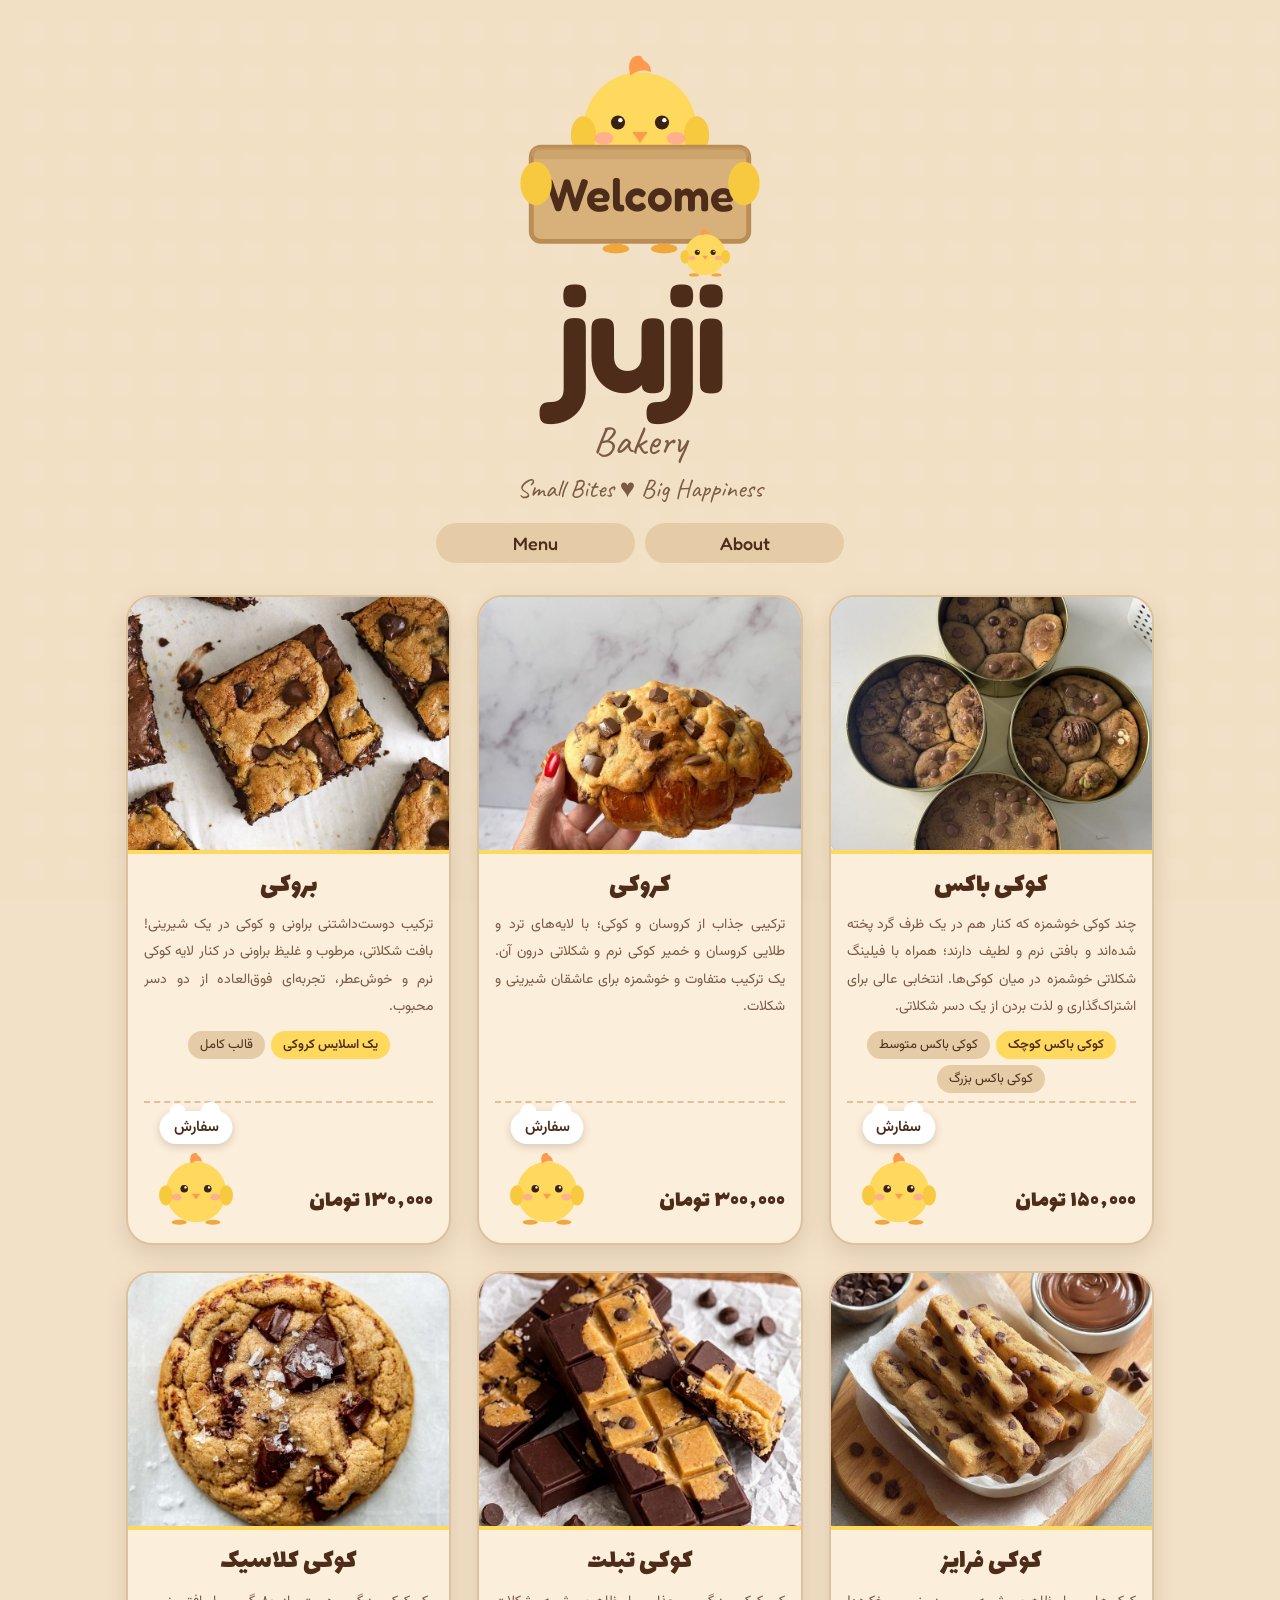
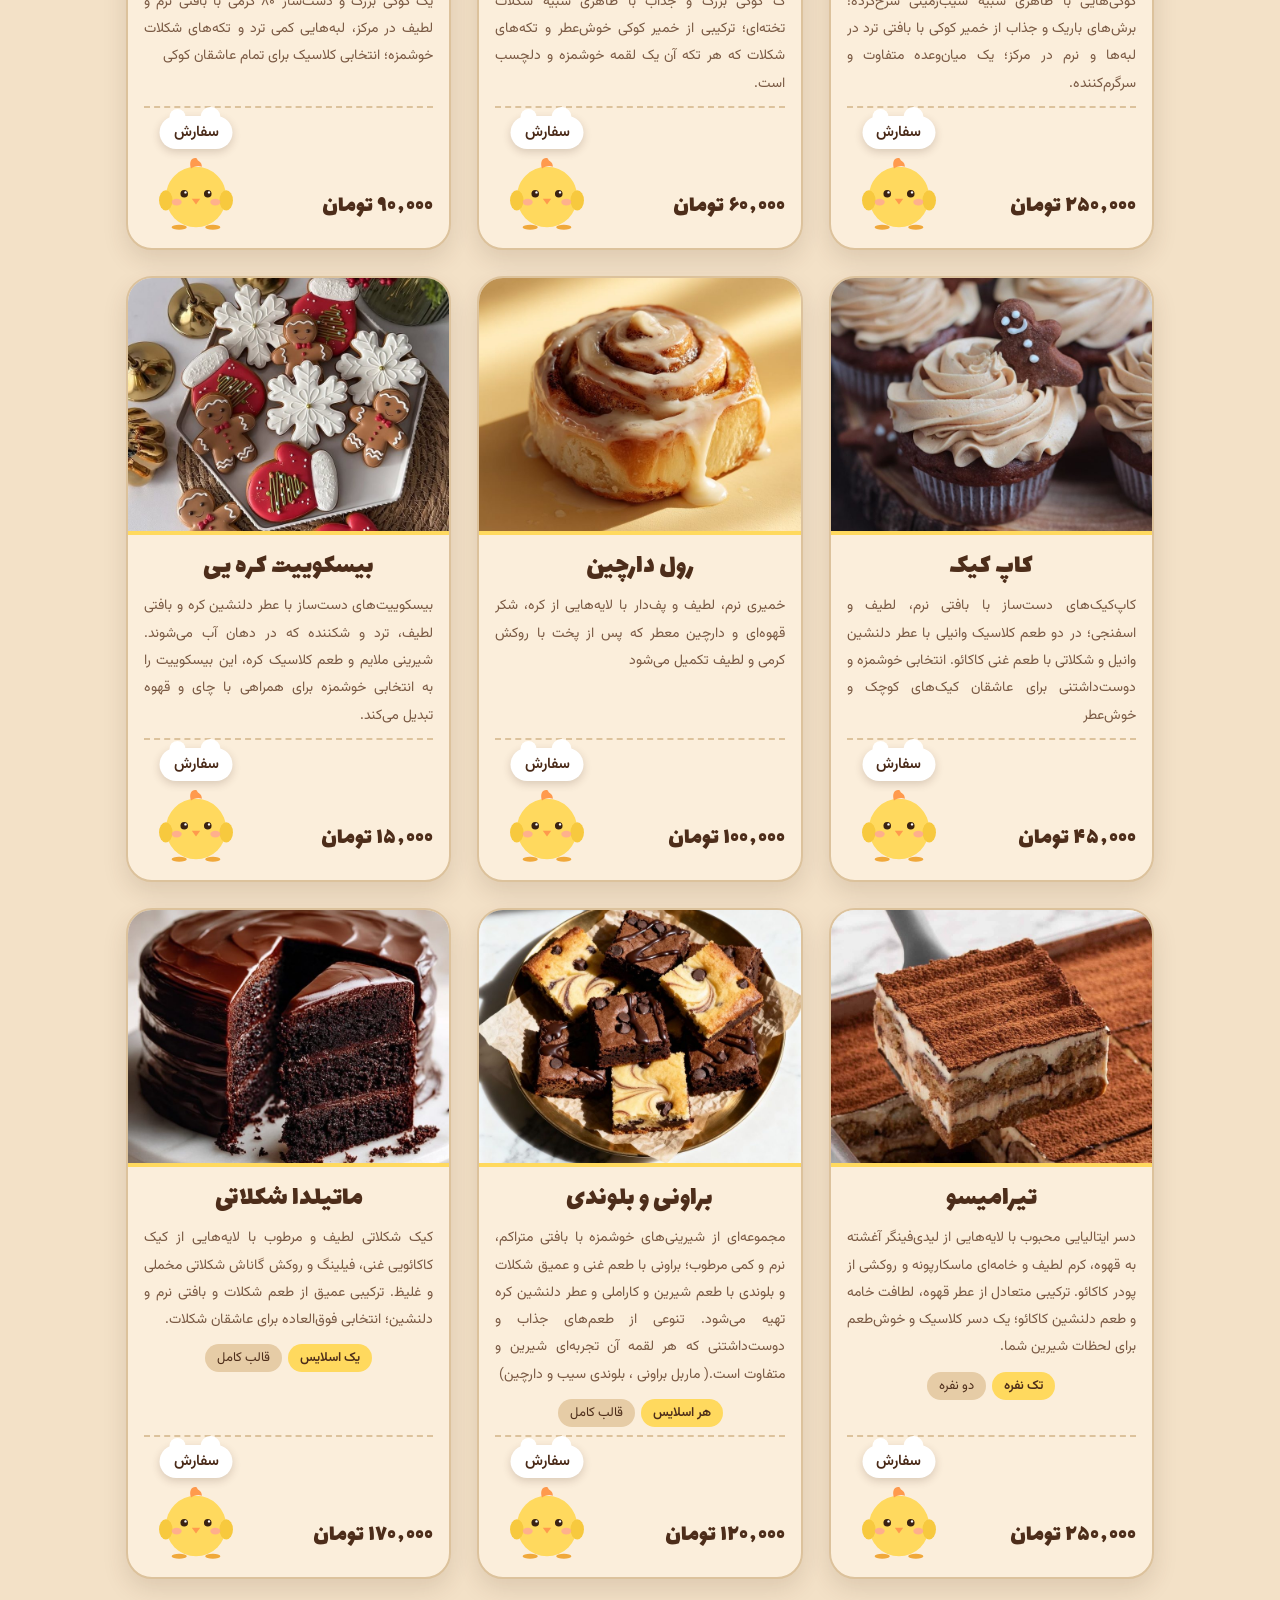
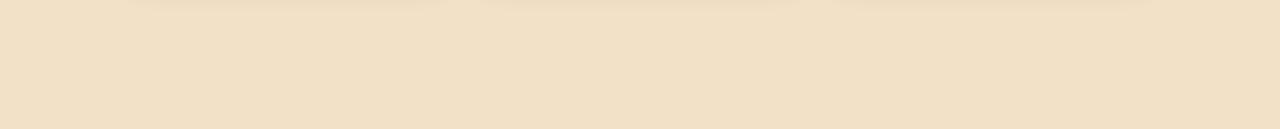
<file: index.html>
<!DOCTYPE html>
<html lang="en">

<head>
    <meta charset="utf-8">
    <meta name="viewport" content="width=device-width, initial-scale=1, viewport-fit=cover">
    <link rel="icon"
        href="data:image/svg+xml,<svg xmlns=%27http://www.w3.org/2000/svg%27 viewBox=%270 0 100 100%27><text y=%2790%27 font-size=%2790%27>🐥</text></svg>">
    <title>Juji Bakery – Small Bites, Big Happiness</title>
    <link rel="stylesheet"
        href="https://fonts.googleapis.com/css2?family=Fredoka:wght@400;500;600&family=Caveat:wght@500;600&family=Vazirmatn:wght@400;500;700&family=Lalezar&display=swap">
    <link rel="stylesheet" href="style.css">
</head>

<body>
    <svg width="0" height="0" style="position:absolute" aria-hidden="true">
        <defs>
            <symbol id="chick" viewBox="0 0 100 100">
                <ellipse cx="30" cy="92" rx="9" ry="3" fill="#f0a83a" />
                <ellipse cx="70" cy="92" rx="9" ry="3" fill="#f0a83a" />
                <circle cx="50" cy="56" r="36" fill="#ffd95e" />
                <path d="M44 22c-3-9 2-14 7-12 1 4 6 3 6 10-4-2-9-1-13 2z" fill="#ff9a4d" />
                <ellipse cx="14" cy="60" rx="8" ry="12" fill="#f7c93e" />
                <ellipse cx="86" cy="60" rx="8" ry="12" fill="#f7c93e" />
                <circle cx="36" cy="52" r="4.5" fill="#3a2212" />
                <circle cx="64" cy="52" r="4.5" fill="#3a2212" />
                <circle cx="37.5" cy="50.5" r="1.4" fill="#fff" />
                <circle cx="65.5" cy="50.5" r="1.4" fill="#fff" />
                <ellipse cx="27" cy="62" rx="6" ry="4" fill="#ff9fa0" opacity=".7" />
                <ellipse cx="73" cy="62" rx="6" ry="4" fill="#ff9fa0" opacity=".7" />
                <path d="M45 58h10l-5 7z" fill="#ff9a4d" />
            </symbol>
        </defs>
    </svg>

    <header>
        <div class="welcome" aria-hidden="true"><svg viewBox="0 0 240 190">
                <use href="#chick" x="55" y="4" width="130" height="130" />
                <ellipse cx="100" cy="176" rx="11" ry="4" fill="#f0a83a" />
                <ellipse cx="140" cy="176" rx="11" ry="4" fill="#f0a83a" />
                <g class="sg">
                    <rect x="30" y="92" width="180" height="78" rx="8" fill="#d8b07a" stroke="#b98d55"
                        stroke-width="4" />
                    <rect x="30" y="92" width="180" height="10" rx="5" fill="#c99d64" opacity=".6" /><text x="120"
                        y="145" text-anchor="middle" font-family="Fredoka,Trebuchet MS,sans-serif" font-size="38"
                        font-weight="600" fill="#4d2d1a">Welcome</text>
                    <ellipse class="wl" cx="34" cy="122" rx="13" ry="18" fill="#f7c93e" />
                    <ellipse class="wr" cx="206" cy="122" rx="13" ry="18" fill="#f7c93e" />
                </g>
            </svg></div>
        <h1 class="logo">juji<svg class="top" viewBox="0 0 100 100">
                <use href="#chick" />
            </svg></h1>
        <p class="sub">Bakery</p>
        <p class="tag">Small Bites ♥ Big Happiness</p>
        <nav aria-label="Main"><a href="#menu">Menu</a><a href="/about.html">About</a></nav>
    </header>

    <main>
        <div id="menu">
            <div class="grid" id="grid"></div>
        </div>

    </main>

    <div class="walk" aria-hidden="true">
        <div class="walker"><svg viewBox="0 0 100 100">
                <use href="#chick" />
            </svg></div>
        <div class="walker b"><svg viewBox="0 0 100 100">
                <use href="#chick" />
            </svg></div>
        <div class="walker c"><svg viewBox="0 0 100 100">
                <use href="#chick" />
            </svg></div>
    </div>

    <div class="overlay" id="ov" role="dialog" aria-modal="true" aria-labelledby="mt">
        <div class="modal" dir="rtl" lang="fa">
            <svg class="m" viewBox="0 0 100 100">
                <use href="#chick" />
            </svg>
            <button class="x" id="x" aria-label="Close">×</button>
            <h2 id="mt"></h2>
            <p id="mp"></p>
            <button class="close" id="ok">باشه</button>
            <a class="insta" id="ig" href="https://www.instagram.com/juji_pastry/">
                Instagram
            </a>
        </div>
    </div>

    <script src="script.js"></script>
</body>

</html>
</file>
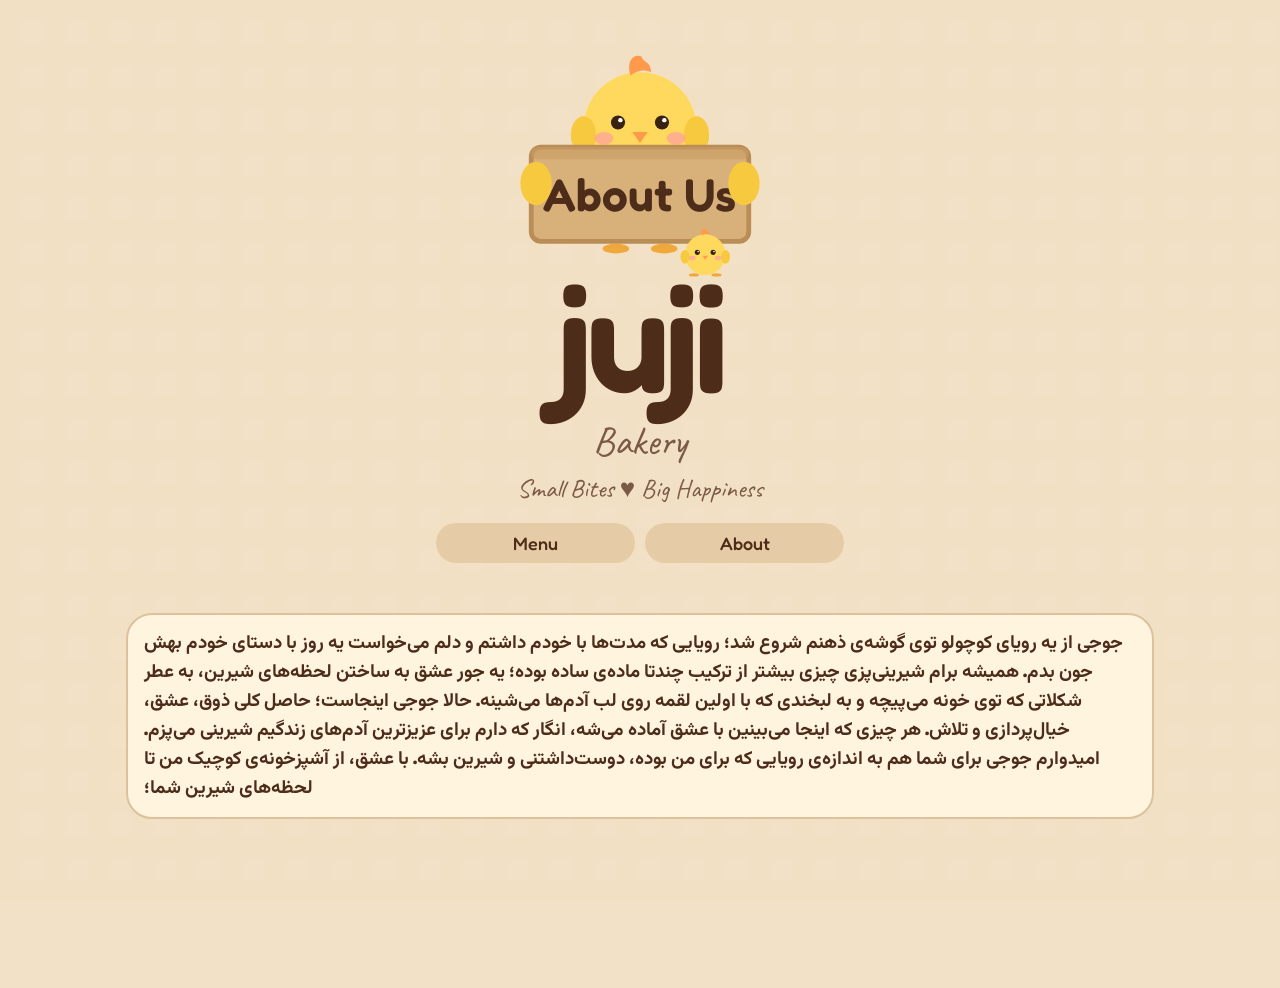
<file: about.html>
<!DOCTYPE html>
<html lang="en">

<head>
    <meta charset="utf-8">
    <meta name="viewport" content="width=device-width, initial-scale=1, viewport-fit=cover">
    <link rel="icon"
        href="data:image/svg+xml,<svg xmlns=%27http://www.w3.org/2000/svg%27 viewBox=%270 0 100 100%27><text y=%2790%27 font-size=%2790%27>🐥</text></svg>">
    <title>Juji Bakery – Small Bites, Big Happiness</title>
    <link rel="stylesheet"
        href="https://fonts.googleapis.com/css2?family=Fredoka:wght@400;500;600&family=Caveat:wght@500;600&family=Vazirmatn:wght@400;500;700&family=Lalezar&display=swap">
    <link rel="stylesheet" href="style.css">
</head>

<body>
    <svg width="0" height="0" style="position:absolute" aria-hidden="true">
        <defs>
            <symbol id="chick" viewBox="0 0 100 100">
                <ellipse cx="30" cy="92" rx="9" ry="3" fill="#f0a83a" />
                <ellipse cx="70" cy="92" rx="9" ry="3" fill="#f0a83a" />
                <circle cx="50" cy="56" r="36" fill="#ffd95e" />
                <path d="M44 22c-3-9 2-14 7-12 1 4 6 3 6 10-4-2-9-1-13 2z" fill="#ff9a4d" />
                <ellipse cx="14" cy="60" rx="8" ry="12" fill="#f7c93e" />
                <ellipse cx="86" cy="60" rx="8" ry="12" fill="#f7c93e" />
                <circle cx="36" cy="52" r="4.5" fill="#3a2212" />
                <circle cx="64" cy="52" r="4.5" fill="#3a2212" />
                <circle cx="37.5" cy="50.5" r="1.4" fill="#fff" />
                <circle cx="65.5" cy="50.5" r="1.4" fill="#fff" />
                <ellipse cx="27" cy="62" rx="6" ry="4" fill="#ff9fa0" opacity=".7" />
                <ellipse cx="73" cy="62" rx="6" ry="4" fill="#ff9fa0" opacity=".7" />
                <path d="M45 58h10l-5 7z" fill="#ff9a4d" />
            </symbol>
        </defs>
    </svg>

    <header>
        <div class="welcome" aria-hidden="true"><svg viewBox="0 0 240 190">
                <use href="#chick" x="55" y="4" width="130" height="130" />
                <ellipse cx="100" cy="176" rx="11" ry="4" fill="#f0a83a" />
                <ellipse cx="140" cy="176" rx="11" ry="4" fill="#f0a83a" />
                <g class="sg">
                    <rect x="30" y="92" width="180" height="78" rx="8" fill="#d8b07a" stroke="#b98d55"
                        stroke-width="4" />
                    <rect x="30" y="92" width="180" height="10" rx="5" fill="#c99d64" opacity=".6" /><text x="120"
                        y="145" text-anchor="middle" font-family="Fredoka,Trebuchet MS,sans-serif" font-size="38"
                        font-weight="600" fill="#4d2d1a">About Us</text>
                    <ellipse class="wl" cx="34" cy="122" rx="13" ry="18" fill="#f7c93e" />
                    <ellipse class="wr" cx="206" cy="122" rx="13" ry="18" fill="#f7c93e" />
                </g>
            </svg></div>
        <h1 class="logo">juji<svg class="top" viewBox="0 0 100 100">
                <use href="#chick" />
            </svg></h1>
        <p class="sub">Bakery</p>
        <p class="tag">Small Bites ♥ Big Happiness</p>
        <nav aria-label="Main"><a href="/index.html">Menu</a><a href="#about">About</a>
        </nav>
    </header>
    <main>
        <h3 class="card-body about">جوجی از یه رویای کوچولو توی گوشه‌ی ذهنم شروع شد؛ رویایی که مدت‌ها با خودم داشتم و دلم می‌خواست یه روز با
            دستای خودم بهش جون بدم.
            همیشه برام شیرینی‌پزی چیزی بیشتر از ترکیب چندتا ماده‌ی ساده بوده؛ یه جور عشق به ساختن لحظه‌های شیرین، به عطر
            شکلاتی که توی خونه می‌پیچه و به لبخندی که با اولین لقمه روی لب آدم‌ها می‌شینه.
            حالا جوجی اینجاست؛ حاصل کلی ذوق، عشق، خیال‌پردازی و تلاش. هر چیزی که اینجا می‌بینین با عشق آماده می‌شه،
            انگار که دارم برای عزیزترین آدم‌های زندگیم شیرینی می‌پزم.
            امیدوارم جوجی برای شما هم به اندازه‌ی رویایی که برای من بوده، دوست‌داشتنی و شیرین بشه.
            با عشق، از آشپزخونه‌ی کوچیک من تا لحظه‌های شیرین شما؛
        </h3>
    </main>
    <script src="script.js"></script>
</body>

</html>
</file>
<file: style.css>
:root {
    color-scheme: light;
    --bg: #f3e1c7;
    --bg2: #ebd3b1;
    --ink: #4d2d1a;
    --soft: #7a5a44;
    --chip: #e6cca6;
    --card: #fbeedb;
    --chick: #ffd95e;
    --line: #dcc29c;
    box-sizing: border-box;
    padding-top: env(safe-area-inset-top, 0px);
    padding-bottom: env(safe-area-inset-bottom, 0px)
}

html {
    scroll-padding-top: env(safe-area-inset-top, 0px)
}

* {
    box-sizing: border-box
}

body {
    margin: 0;
    background: var(--bg);
    color: var(--ink);
    font-family: "Fredoka", "Vazirmatn", "Trebuchet MS", sans-serif;
    background-image: linear-gradient(90deg, var(--bg2) 50%, transparent 50%), linear-gradient(var(--bg2) 50%, transparent 50%);
    background-size: 44px 44px;
    background-attachment: fixed;
    overflow-x: hidden
}

body::before {
    content: "";
    position: fixed;
    inset: 0;
    background: var(--bg);
    opacity: .9;
    z-index: -1
}

header {
    text-align: center;
    padding: 36px 16px 8px
}

.logo {
    position: relative;
    display: inline-block;
    font-size: clamp(76px, 18vw, 150px);
    font-weight: 600;
    line-height: 1;
    letter-spacing: -.04em;
    margin: 0
}

.logo .top {
    position: absolute;
    right: -6%;
    top: -26%;
    width: 34%;
    animation: bob 2.4s ease-in-out infinite
}

.welcome {
    width: clamp(190px, 46vw, 290px);
    margin: 0 auto -4px;
    animation: whop 1.6s ease-in-out infinite
}

.welcome svg {
    width: 100%;
    display: block;
    overflow: visible
}

.sg {
    transform-box: fill-box;
    transform-origin: 50% 0;
    animation: tilt 2.4s ease-in-out infinite
}

.wl,
.wr {
    transform-box: fill-box;
    transform-origin: 50% 50%
}

.wl {
    animation: flapl .8s ease-in-out infinite
}

.wr {
    animation: flapr .8s ease-in-out infinite
}

@keyframes whop {
    50% {
        transform: translateY(-9px)
    }
}

@keyframes tilt {

    0%,
    100% {
        transform: rotate(-3deg)
    }

    50% {
        transform: rotate(3deg)
    }
}

@keyframes flapl {
    50% {
        transform: translateY(-6px) rotate(-12deg)
    }
}

@keyframes flapr {
    50% {
        transform: translateY(-6px) rotate(12deg)
    }
}

.sub {
    font-family: "Caveat", "Comic Sans MS", cursive;
    font-size: clamp(26px, 6vw, 40px);
    margin: 4px 0 0;
    color: var(--soft)
}

.tag {
    font-family: "Caveat", cursive;
    font-size: clamp(20px, 4vw, 26px);
    color: var(--soft);
    margin: 6px 0 0
}

html {
    scroll-behavior: smooth
}

nav {
    display: flex;
    gap: 10px;
    max-width: 440px;
    margin: 18px auto 0;
    padding: 0 16px
}

nav a {
    flex: 1;
    text-align: center;
    padding: 9px 0;
    background: var(--chip);
    color: var(--ink);
    text-decoration: none;
    border-radius: 30px;
    font-weight: 500;
    font-size: 18px;
    transition: background .2s, transform .2s
}

nav a:hover {
    background: var(--chick);
    transform: translateY(-2px)
}

nav a:focus-visible {
    outline: 3px solid var(--ink);
    outline-offset: 2px
}

.info {
    text-align: center;
    max-width: 560px;
    margin: 56px auto 0
}

.info h2 {
    font-size: 30px;
    margin: 0 0 8px
}

.info p {
    font-family: "Caveat", cursive;
    font-size: 26px;
    color: var(--soft);
    margin: 0
}

main {
    max-width: 1060px;
    margin: 0 auto;
    padding: 24px 16px 150px
}

.grid {
    display: grid;
    grid-template-columns: repeat(2, minmax(0, 1fr));
    gap: 16px
}

.chickbtn {
    position: relative;
    background: none;
    border: 0;
    cursor: pointer;
    padding: 34px 10px 0;
    width: 104px;
    -webkit-tap-highlight-color: transparent;
    color: inherit;
    font: inherit
}

.chickbtn svg.c {
    width: 84px;
    height: 84px;
    display: block;
    margin: 0 auto;
    transition: transform .2s
}

.cloud {
    position: absolute;
    top: 0;
    left: 50%;
    transform: translateX(-50%);
    background: #fff;
    color: #4a2a18;
    font-weight: 600;
    font-size: 15px;
    padding: 5px 14px;
    border-radius: 30px;
    box-shadow: 0 3px 8px #4a2a1830;
    animation: float 2.2s ease-in-out infinite
}

.cloud::before,
.cloud::after {
    content: "";
    position: absolute;
    background: #fff;
    border-radius: 50%
}

.cloud::before {
    width: 16px;
    height: 16px;
    top: -7px;
    left: 10px
}

.cloud::after {
    width: 20px;
    height: 20px;
    top: -9px;
    right: 12px
}

.chickbtn:hover svg.c,
.chickbtn:focus-visible svg.c {
    transform: translateY(-6px) rotate(-6deg)
}

.chickbtn:hover .cloud {
    background: #fff3c4
}

.chickbtn:focus-visible {
    outline: 3px solid var(--ink);
    outline-offset: 2px;
    border-radius: 20px
}

.walk {
    position: fixed;
    bottom: calc(6px + env(safe-area-inset-bottom, 0px));
    left: 0;
    width: 100%;
    height: 64px;
    pointer-events: none;
    overflow: hidden;
    z-index: 5
}

.walker {
    position: absolute;
    bottom: 0;
    width: 52px;
    left: -70px;
    animation: walk 18s linear infinite
}

.walker svg {
    width: 52px;
    height: 52px;
    animation: hop .5s ease-in-out infinite
}

.walker.b {
    width: 40px;
    animation-duration: 24s;
    animation-delay: -9s
}

.walker.b svg {
    width: 40px;
    height: 40px;
    animation-duration: .4s
}

.walker.c {
    animation-duration: 30s;
    animation-delay: -20s;
    animation-direction: reverse
}

.walker.c svg {
    transform: scaleX(-1)
}

@keyframes walk {
    to {
        transform: translateX(calc(100vw + 140px))
    }
}

@keyframes hop {
    50% {
        transform: translateY(-9px)
    }
}

@keyframes bob {
    50% {
        transform: translateY(-6px) rotate(3deg)
    }
}

@keyframes float {
    50% {
        transform: translate(-50%, -4px)
    }
}

.walker.c svg {
    animation-name: hop2
}

@keyframes hop2 {

    0%,
    100% {
        transform: scaleX(-1)
    }

    50% {
        transform: scaleX(-1) translateY(-9px)
    }
}

.overlay {
    position: fixed;
    inset: 0;
    background: #7a553a73;
    display: none;
    align-items: center;
    justify-content: center;
    padding: 20px;
    z-index: 20
}

.overlay.open {
    display: flex
}

.modal {
    position: relative;
    background: var(--card);
    color: var(--ink);
    border-radius: 28px;
    padding: 56px 26px 26px;
    width: min(420px, 100%);
    max-height: 90vh;
    overflow: auto;
    text-align: center;
    box-shadow: 0 20px 50px #4a2a1840;
    animation: pop .28s cubic-bezier(.2, 1.4, .4, 1)
}

.modal svg.m {
    position: absolute;
    top: -38px;
    left: 50%;
    margin-left: -38px;
    width: 76px;
    height: 76px
}

.modal h2 {
    margin: 0 0 8px;
    font-size: 28px
}

.modal p {
    margin: 0 0 18px;
    font-size: 18px;
    line-height: 1.45;
    color: var(--soft)
}

.close {
    background: var(--ink);
    color: var(--bg);
    border: 0;
    border-radius: 30px;
    font: inherit;
    font-weight: 500;
    padding: 10px 28px;
    cursor: pointer;
    font-size: 17px
}

.insta {
    background: var(--ink);
    color: var(--bg);
    border: 0;
    border-radius: 30px;
    font: inherit;
    font-weight: 500;
    padding: 10px 28px;
    cursor: pointer;
    font-size: 17px;
    text-decoration: none;
    display: inline-block;
}

.x {
    position: absolute;
    top: 10px;
    right: 14px;
    background: none;
    border: 0;
    font-size: 28px;
    line-height: 1;
    color: var(--soft);
    cursor: pointer
}

@keyframes pop {
    from {
        transform: scale(.7);
        opacity: 0
    }
}

@media (max-width:600px) {
    main {
        padding: 16px 10px 140px
    }



    .chickbtn {
        width: 84px;
        padding-top: 30px
    }

    .chickbtn svg.c {
        width: 64px;
        height: 64px
    }

    .cloud {
        font-size: 13px;
        padding: 4px 11px
    }

}

@media (prefers-reduced-motion:reduce) {
    * {
        animation: none !important
    }
}

.opts {
    display: flex;
    flex-wrap: wrap;
    justify-content: center;
    gap: 6px;
    margin: 4px 0 8px
}

.opt {
    position: relative
}

.opt input {
    position: absolute;
    opacity: 0;
    inset: 0;
    cursor: pointer
}

.opt span {
    display: block;
    padding: 4px 12px;
    border-radius: 20px;
    background: var(--chip);
    font-size: 15px;
    cursor: pointer;
    transition: background .2s
}

.opt input:checked+span {
    background: var(--chick);
    font-weight: 600
}

.opt input:focus-visible+span {
    outline: 3px solid var(--ink);
    outline-offset: 2px
}

/* ---------- Product cards ---------- */
@media (min-width:900px) {
    .grid {
        grid-template-columns: repeat(3, minmax(0, 1fr));
        gap: 26px
    }
}

.card {
    direction: rtl;
    display: flex;
    flex-direction: column;
    background: var(--card);
    border: 2px solid var(--line);
    border-radius: 26px;
    overflow: hidden;
    box-shadow: 0 10px 24px #4a2a1822;
    transition: transform .25s, box-shadow .25s
}

.card:hover {
    transform: translateY(-4px);
    box-shadow: 0 16px 30px #4a2a1830
}

.card-pic {
    aspect-ratio: 5/4;
    overflow: hidden;
    border-bottom: 4px solid var(--chick)
}

.card-pic img {
    width: 100%;
    height: 100%;
    display: block;
    object-fit: cover;
    transition: transform .5s
}

.card:hover .card-pic img {
    transform: scale(1.06)
}

.card-body {
    display: flex;
    flex-direction: column;
    flex: 1;
    gap: 8px;
    padding: 14px 16px
}

.card-name {
    font-family: "Lalezar", "Vazirmatn", cursive;
    font-weight: 400;
    font-size: 28px;
    line-height: 1.3;
    margin: 0;
    text-align: center;
    color: var(--ink)
}

.card-desc {
    font-family: "Vazirmatn", sans-serif;
    font-size: 14px;
    line-height: 1.95;
    color: var(--soft);
    margin: 0;
    text-align: justify
}

.card .opts {
    margin: 2px 0 0
}

.card .opt span {
    font-family: "Vazirmatn", sans-serif;
    font-size: 13px;
    padding: 4px 12px
}

.card-foot {
    margin-top: auto;
    display: flex;
    align-items: flex-end;
    justify-content: space-between;
    gap: 8px;
    padding-top: 8px;
    border-top: 2px dashed var(--line)
}

.card-price {
    font-family: "Lalezar", "Vazirmatn", cursive;
    font-size: 24px;
    line-height: 1.2;
    color: var(--ink);
    padding-bottom: 12px
}

.modal h2 {
    font-family: "Lalezar", "Vazirmatn", cursive;
    font-weight: 400;
    font-size: 30px
}

.modal p {
    font-family: "Vazirmatn", sans-serif;
    line-height: 1.9
}

@media (max-width:600px) {
    .grid {
        gap: 12px
    }

    .card {
        border-radius: 20px
    }

    .card-body {
        padding: 10px 10px 12px;
        gap: 6px
    }

    .card-name {
        font-size: 22px
    }

    .card-desc {
        font-size: 12.5px;
        line-height: 1.85
    }

    .card .opt span {
        font-size: 12px;
        padding: 3px 9px
    }

    .card-foot {
        flex-direction: column;
        align-items: center;
        gap: 0
    }

    .card-price {
        font-size: 20px;
        padding: 6px 0 0
    }
}

.about {
    background-color: rgb(255, 244, 222);
        border: 2px solid var(--line);
    border-radius: 26px;

}
</file>
